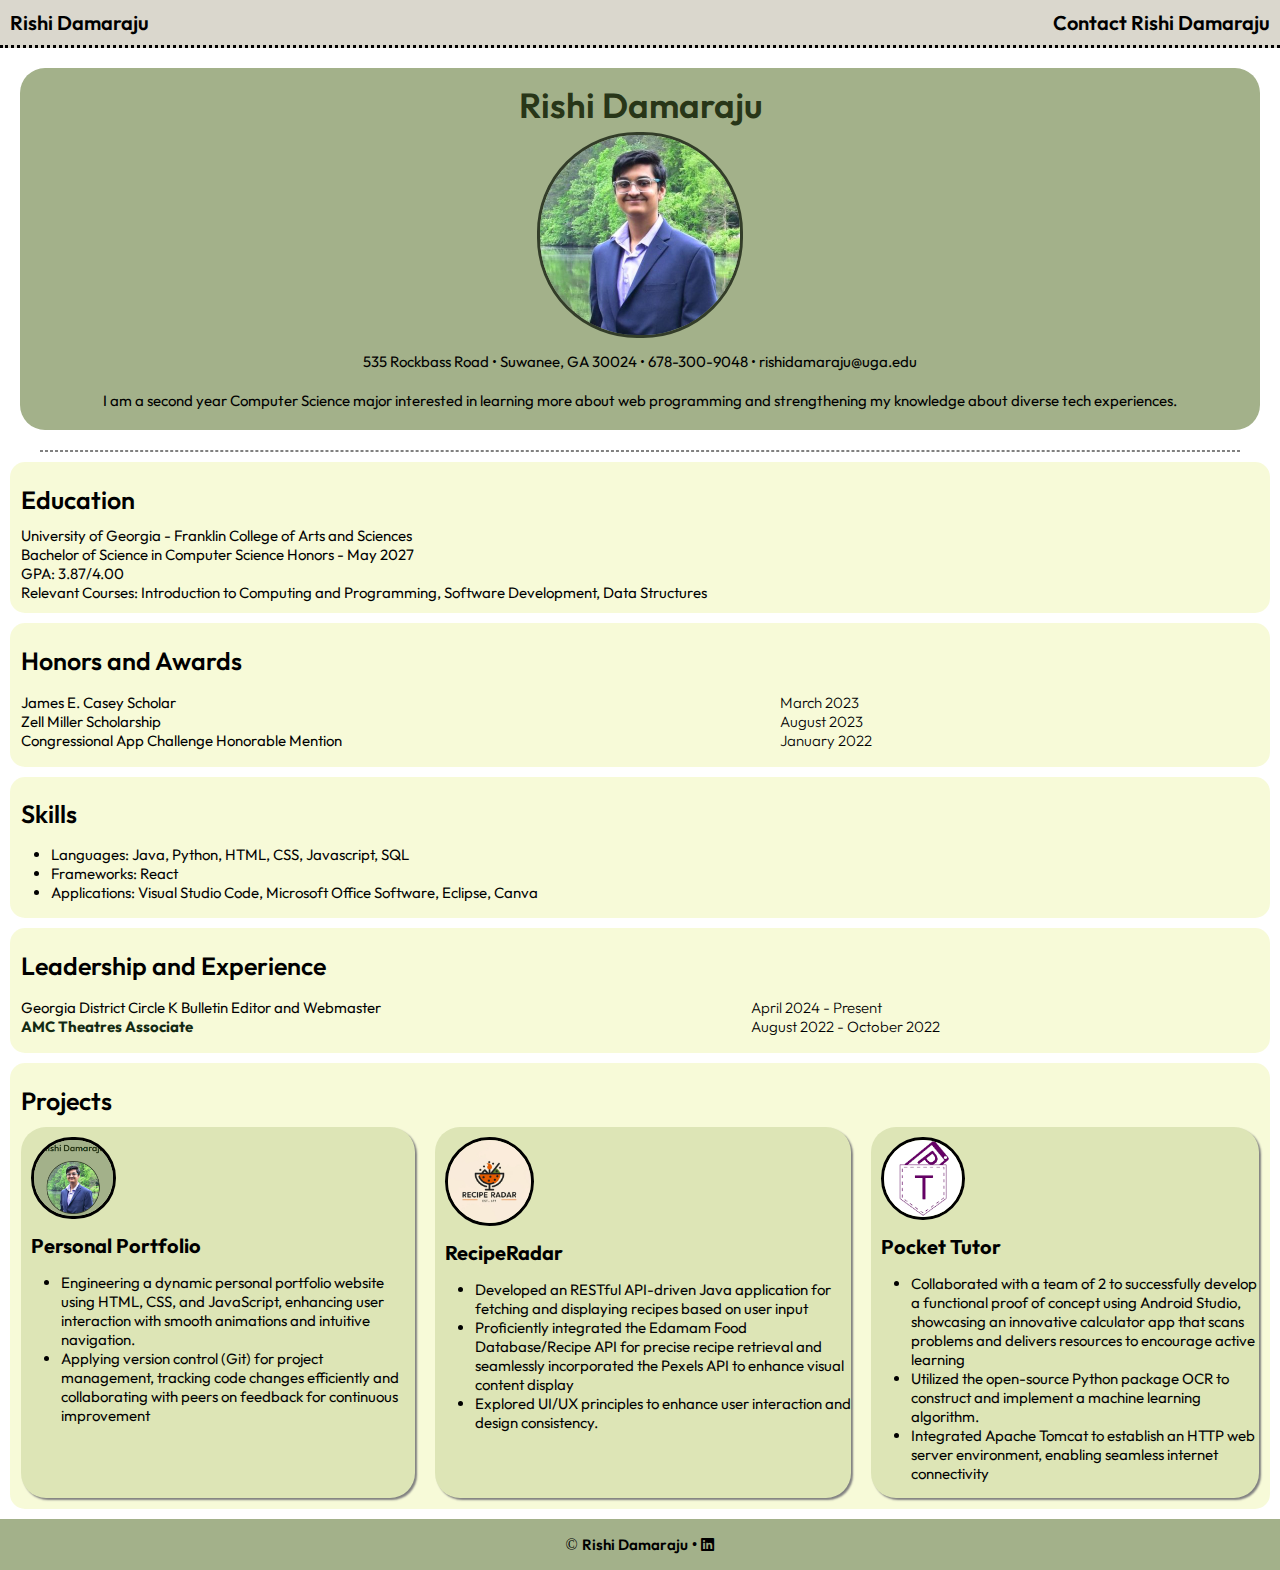
<file: index.html>
<!DOCTYPE html>
<html lang="en">

<head>
    <meta charset="UTF-8">
    <meta name="viewport" content="width=device-width, initial-scale=1.0">
    <link rel="stylesheet" href="https://cdnjs.cloudflare.com/ajax/libs/font-awesome/6.0.0-beta3/css/all.min.css">
    <link rel="stylesheet" href="css/style_template.css">
    <link rel="preconnect" href="https://fonts.googleapis.com">
    <link rel="preconnect" href="https://fonts.gstatic.com" crossorigin>
    <link href="https://fonts.googleapis.com/css2?family=Outfit:wght@100..900&display=swap" rel="stylesheet">
    <title>Rishi Damaraju</title>
</head>

<body>
    <nav>
        <p>Rishi Damaraju</p>
        <p> <a href="contact.html">Contact Rishi Damaraju</a> </p>
    </nav>

    <section class="splash">
        <h1>Rishi Damaraju</h1>
        <img src="images/1694535582419.jpg" width="200" height="200" alt="professional headshot of Rishi Damaraju">
        <p>535 Rockbass Road &#8226 Suwanee, GA 30024 &#8226 678-300-9048 &#8226 rishidamaraju@uga.edu</p>
        <p>I am a second year Computer Science major interested in learning more about web programming and strengthening
            my knowledge about diverse tech experiences.</p>
    </section>
    <hr>

    <section>
        <h2>Education</h2>
        <p>University of Georgia - Franklin College of Arts and Sciences <br>
            Bachelor of Science in Computer Science Honors - May 2027 <br>
            GPA: 3.87/4.00 <br>
            Relevant Courses: Introduction to Computing and Programming, Software Development, Data Structures
        </p>

    </section>

    <section>
        <h2>Honors and Awards</h2>
        <dl>
            <dt>James E. Casey Scholar</dt>
            <dd>March 2023</dd>
            <dt>Zell Miller Scholarship</dt>
            <dd>August 2023</dd>
            <dt>Congressional App Challenge Honorable Mention</dt>
            <dd>January 2022</dd>
        </dl>
    </section>

    <section class="Skills">
        <h2>Skills</h2>
        <ul>
            <li>Languages: Java, Python, HTML, CSS, Javascript, SQL</li>
            <li>Frameworks: React</li>
            <li>Applications: Visual Studio Code, Microsoft Office Software, Eclipse, Canva</li>
        </ul>
    </section>

    <section>
        <h2>Leadership and Experience</h2>
        <dl>
            <dt>Georgia District Circle K Bulletin Editor and Webmaster</dt>
            <dd>April 2024 - Present</dd>
            <a href="https://www.amctheatres.com/">AMC Theatres Associate</a>
            <dd>August 2022 - October 2022
            <dd>
        </dl>
    </section>

    <section>
        <h2>Projects</h2>
        <div class="three-col">
            <div class="card">
                <img src="images/personal_portfolio.png" alt="personal portfolio image">
                <h3>Personal Portfolio</h3>
                <ul>
                    <li>Engineering a dynamic personal portfolio website using HTML, CSS, and JavaScript, enhancing user
                        interaction with smooth animations and intuitive navigation.</li>
                    <li>Applying version control (Git) for project management, tracking code changes efficiently and
                        collaborating with peers on feedback for continuous improvement</li>
                </ul>
            </div>
            <div class="card">
                <img src="images/recipe_radar.webp" alt="recipe radar logo">
                <h3>RecipeRadar</h3>
                <ul>
                    <li>Developed an RESTful API-driven Java application for fetching and displaying recipes based on
                        user
                        input
                    </li>
                    <li>Proficiently integrated the Edamam Food Database/Recipe API for precise recipe retrieval and
                        seamlessly
                        incorporated the Pexels API to enhance visual content display</li>
                    <li>Explored UI/UX principles to enhance user interaction and design consistency.</li>
                </ul>
            </div>
            <div class="card">
                <img src="images/pocket_tutor.png" alt="pocket tutor logo">
                <h3>Pocket Tutor</h3>
                <ul>
                    <li>Collaborated with a team of 2 to successfully develop a functional proof of concept using
                        Android
                        Studio, showcasing an innovative calculator app that scans problems and delivers resources to
                        encourage
                        active learning</li>
                    <li>Utilized the open-source Python package OCR to construct and implement a machine learning
                        algorithm.
                    </li>
                    <li>Integrated Apache Tomcat to establish an HTTP web server environment, enabling seamless internet
                        connectivity</li>
                </ul>
            </div>
        </div>
    </section>

    <footer>
        <p>&copy <a href="contact.html">Rishi Damaraju</a> &#8226 <a
                href="https://www.linkedin.com/in/rishidamaraju/"><i class="fa-brands fa-linkedin"></i></p>
    </footer>
</body>

</html>
</file>
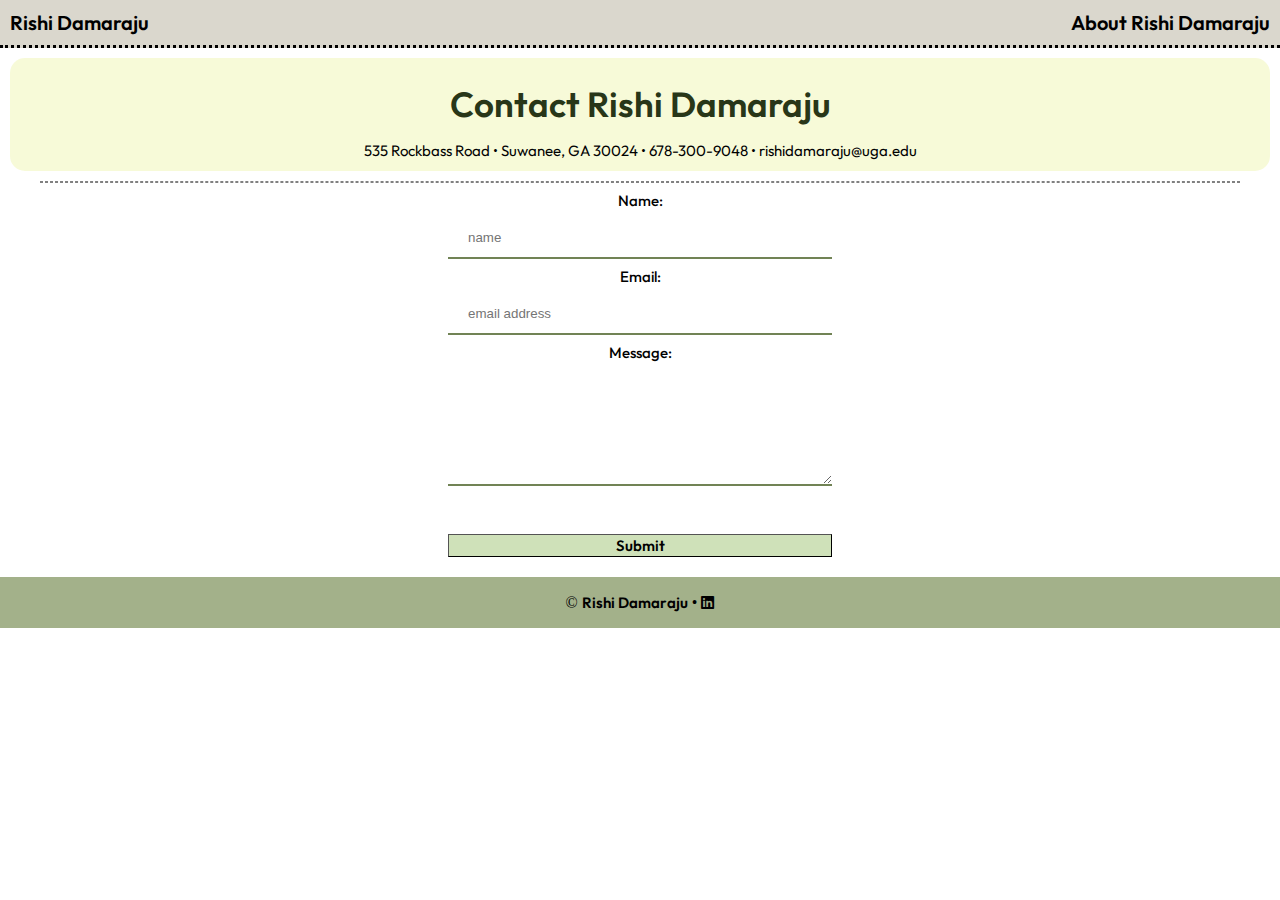
<file: contact.html>
<!DOCTYPE html>
<html lang="en">

<head>
    <meta charset="UTF-8">
    <meta name="viewport" content="width=device-width, initial-scale=1.0">
    <link rel="stylesheet" href="https://cdnjs.cloudflare.com/ajax/libs/font-awesome/6.0.0-beta3/css/all.min.css">
    <link rel="preconnect" href="https://fonts.googleapis.com">
    <link rel="preconnect" href="https://fonts.gstatic.com" crossorigin>
    <link href="https://fonts.googleapis.com/css2?family=Outfit:wght@100..900&display=swap" rel="stylesheet">
    <link rel="stylesheet" href="css/style_template.css">
    <title>Rishi Damaraju</title>
</head>

<body class="one-col">
    <nav>
        <p>Rishi Damaraju</p>
        <p> <a href="index.html">About Rishi Damaraju</a> </p>
    </nav>
<section> 
    <h1>Contact Rishi Damaraju</h1>
    <p>535 Rockbass Road &#8226 Suwanee, GA 30024 &#8226 678-300-9048 &#8226 rishidamaraju@uga.edu</p>
</section>
<hr>
    <form method="POST" action="https://formsubmit.co/172951818ee7a62183755fcd738dac51">
        Name: <input type="text" name="name" placeholder="name" required>
        <input type="hidden" name="_next" value="https://rishidamarajuuga.github.io/thankyou.html">
        Email: <input type="email" name="email" placeholder="email address" required>
        Message: <textarea rows="6" name="message"></textarea>
        <button type="submit">Submit</button>
    </form>

    <footer>
        <p>&copy <a href="index.html">Rishi Damaraju</a> &#8226 <a
                href="https://www.linkedin.com/in/rishidamaraju/"><i class="fa-brands fa-linkedin"></i></p>
    </footer>
</body>

</html>
</file>
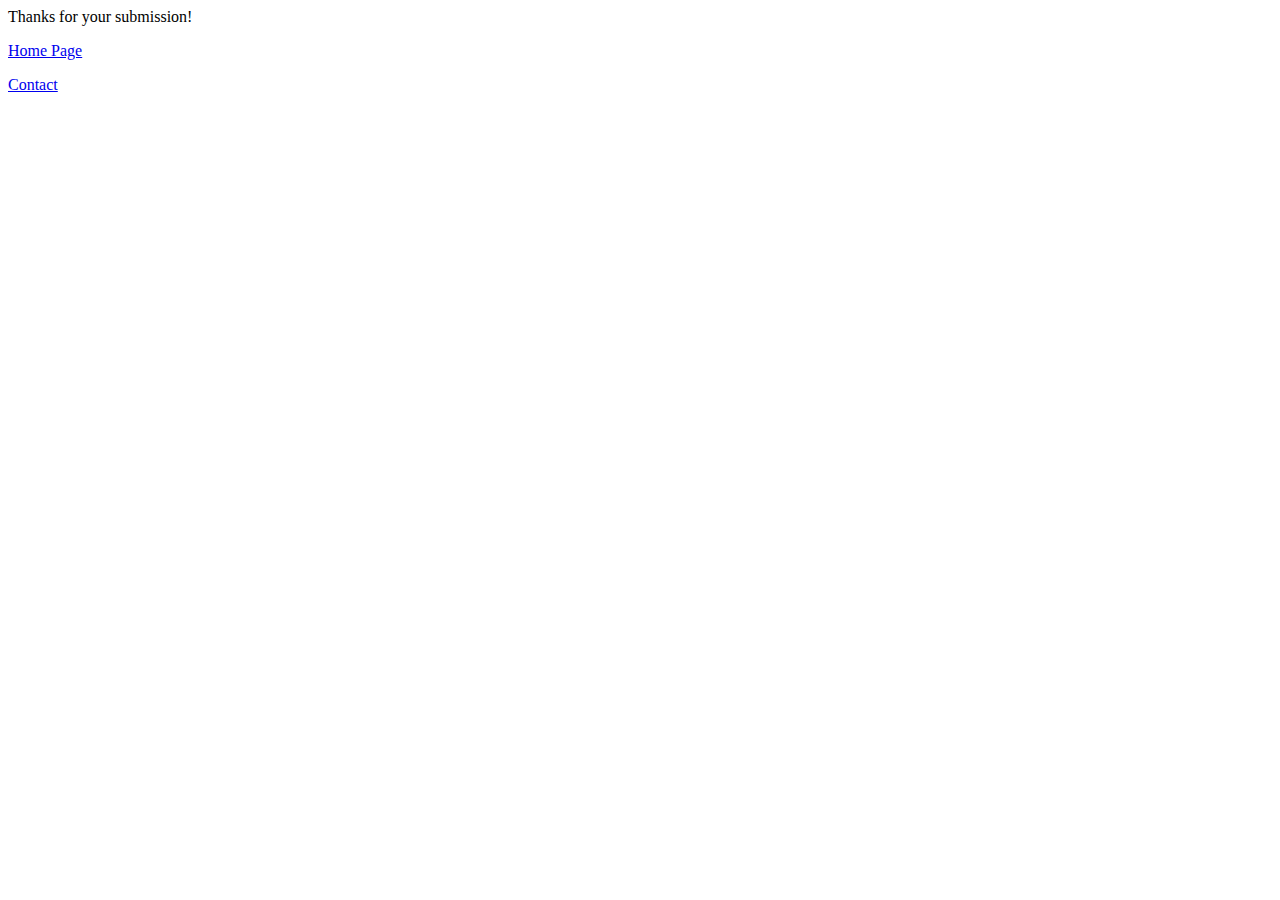
<file: thankyou.html>
<!DOCTYPE html>
<html lang="en">

<head>
    <meta charset="UTF-8">
    <meta name="viewport" content="width=device-width, initial-scale=1.0">
    <title>Thank you!</title>
</head>

<body>
    Thanks for your submission!
    <p> <a href="index.html">Home Page</a> </p>
    <p> <a href="contact.html">Contact</a> </p>
</body>

</html>
</file>
<file: css/style_template.css>
/* General Styles */
body {
    margin: 0;
}

/* Nav Styles */
nav {
    background-color: #dad7cd;
    display: flex;
    padding: 10px;
    justify-content: space-between;
    border-bottom: dotted;
    border-width: 3px;

    font-family: "Outfit", serif;
    font-weight: 600;
    font-size: 20px;
}

nav p,
nav a {
    margin: 0;
    text-decoration: none;
    color: black;
}

nav a {}

nav a:hover {
    text-decoration: underline;
}

/* Footer Styles */
footer {
    display: flex;
    justify-content: center;
    background-color: #a3b18a;


}

footer a {
    margin: 0;
    text-decoration: none;
    color: black;

    font-family: "Outfit", serif;
    font-weight: 600;
    font-size: 15px;
}

footer a:hover {
    text-decoration: underline;
}

/* Splash Section */
.splash {
    background-color: #A3B18A;
    text-align: center;
    padding: 10px 20px;
    margin: 20px;
    border-radius: 25px;
}

.splash h1 {
    font-family: "Outfit", serif;
    font-weight: 600;
    font-size: 35px;
    color: #283618;

    margin: 5px;
}

.splash img {
    border-radius: 100px;
    border-style: solid;
    border-color: #333d29;
}

.splash p {
    font-family: "Outfit", serif;
    font-weight: 400;
    font-size: 15px;
}

/* Horizontal Rules */
hr {
    border-style: dashed;
    margin-right: 40px;
    margin-left: 40px;
}

/* Sections */
section {
    background: rgba(236, 243, 158, 0.4);
    margin: 10px;
    border-radius: 15px;
    padding: 1px;
}

/* Section Headings */
section h2 {
    font-family: "Outfit", serif;
    font-weight: 570;
    font-size: 25px;
    margin-bottom: 0;
    padding-left: 10px;
}

/* Paragraph Styles */
section p {
    font-family: "Outfit", serif;
    font-weight: 385;
    font-size: 15px;
    margin: 0;
    padding: 10px;
}

/* link styles */
section a {
    font-family: "Outfit", serif;
    font-weight: 700;
    font-size: 15px;
    text-decoration: none;
    color: #132a13;
}

section a:hover {
    text-decoration: underline;
}

/* List Styles ul: unordered, dl: description list, dt: definition title, dd: definition description*/

ul {
    font-family: "Outfit", serif;
    font-weight: 385;
    font-size: 15px;
}

dl {
    padding-left: 10px;
    display: grid;
    grid-template-columns: auto auto;
}

dl dt {
    font-family: "Outfit", serif;
    font-weight: 385;
    font-size: 15px;
}

dl dd {
    font-family: "Outfit", serif;
    font-weight: 280;
    font-size: 15px;
}

/* Project Section */
.three-col {
    display: grid;
    grid-template-columns: auto auto auto;
}

.card {
    background-color: #dde5b6;
    border-radius: 25px;
    margin: 10px;
    box-shadow: 2px 2px 2px grey;
}

.card img {
    height: auto;
    border-radius: 50px;
    max-width: 20%;
    object-fit: cover;
    border-style: solid;
    margin: 10px;
}

.card h3 {
    margin: 10px;
    margin-top: 0;
    font-family: "Outfit", serif;
    font-weight: 685;
    font-size: 20px;
}

/* Contact Page Styles */
.one-col {
    text-align: center;
}

.one-col h1 {
    font-family: "Outfit", serif;
    font-weight: 600;
    font-size: 35px;
    color: #283618;

    margin-bottom: 5px;
}

form {
    display: grid;
    grid-template-columns: auto;
    margin-left: 35%;
    margin-right: 35%;
    margin-bottom: 20px;
    font-family: "Outfit", serif;
    font-weight: 485;
    font-size: 15px;
}

form input,
form textarea {
    padding: 12px 20px;
    margin: 8px 0;
    border: none;
  border-bottom: 2px solid #718355;
}

form input:focus,
form textarea:focus {
    background-color: #e9f5db;
}

form button {
    font-family: "Outfit", serif;
    font-weight: 585;
    font-size: 15px;
    margin-top: 40px;
    background-color: #cfe1b9;
    border-width: 1px;
}

form button:hover {
    background-color: #97a97c;
    border-radius: 10px;
}
</file>
